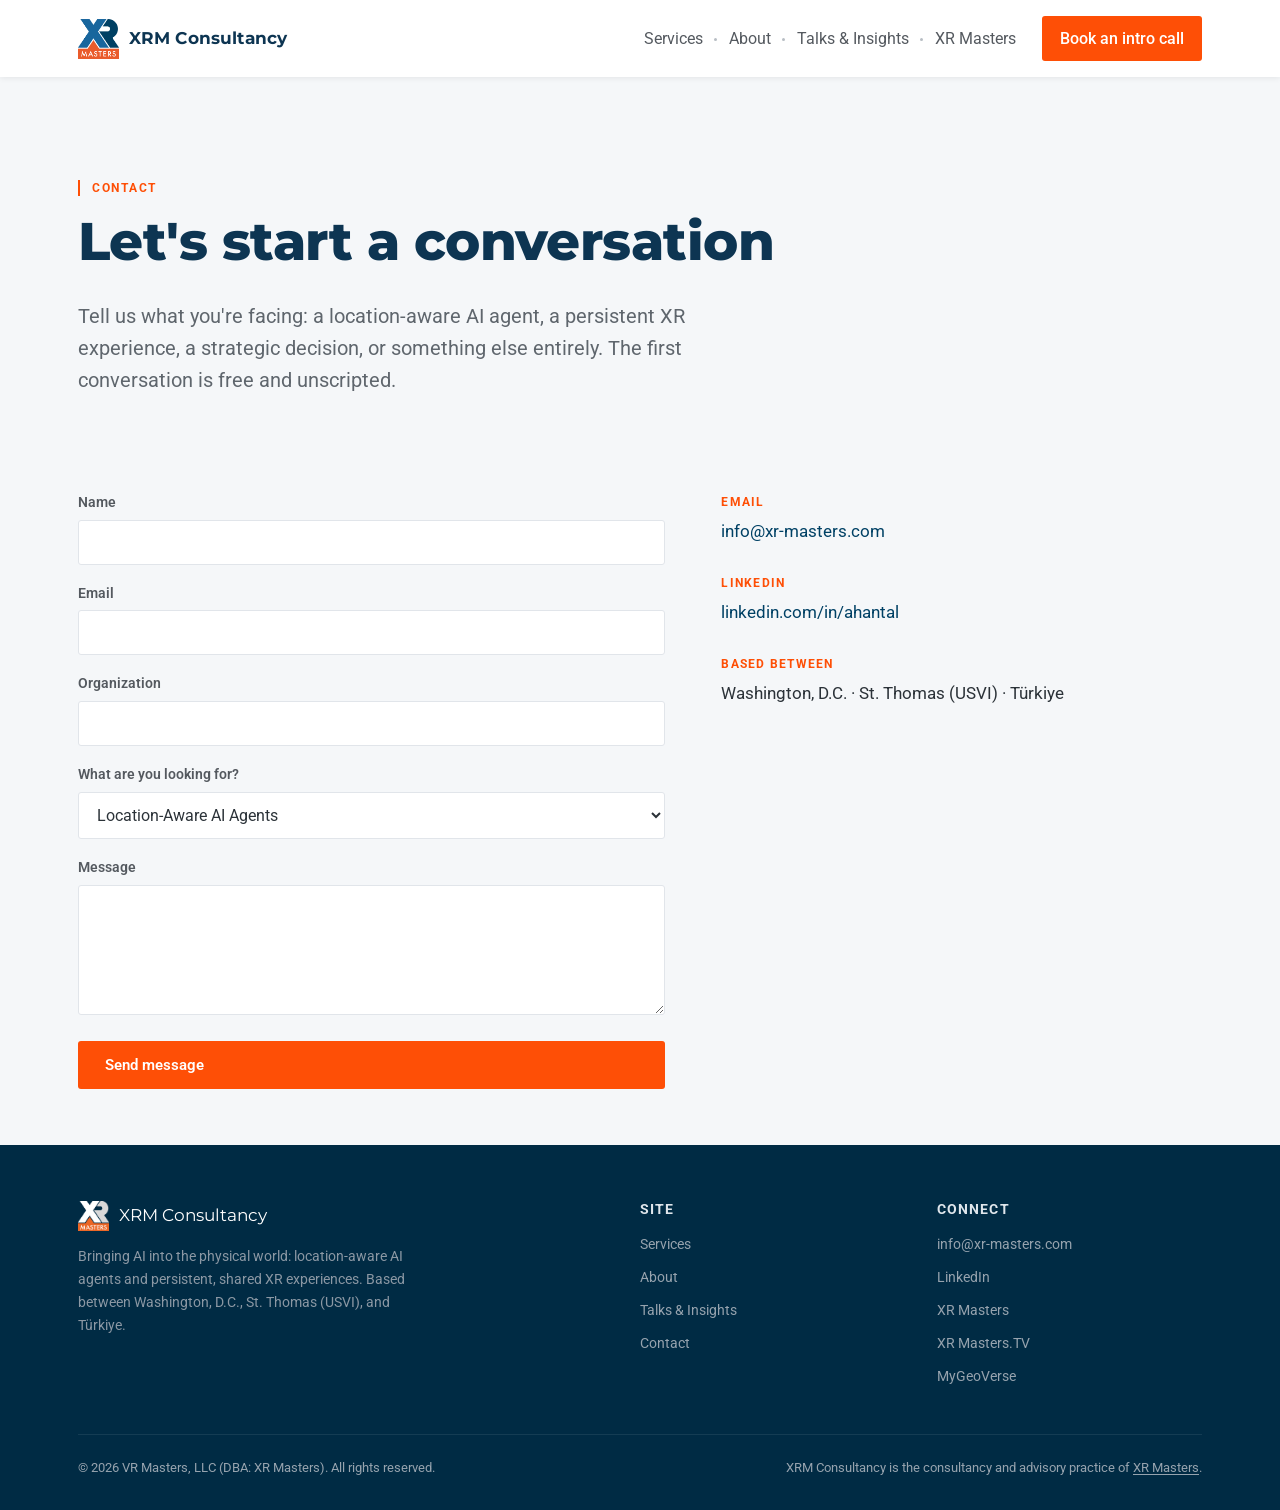
<file: contact.html>
<!doctype html>
<html lang="en">
<head>
<meta charset="UTF-8">
<meta name="viewport" content="width=device-width, initial-scale=1">
<title>Contact | XRM Consultancy</title>
<meta name="description" content="Start a conversation with XRM Consultancy: location-aware AI agents, persistent, shared XR experiences, and Academy & training programs.">
<link rel="icon" href="assets/xrm-logo.png">
<link rel="preconnect" href="https://fonts.googleapis.com">
<link rel="preconnect" href="https://fonts.gstatic.com" crossorigin>
<link href="https://fonts.googleapis.com/css2?family=Montserrat:wght@400;600;700;800&family=Roboto:wght@400;500;700&display=swap" rel="stylesheet">
<link rel="stylesheet" href="css/style.css">
</head>
<body>

<header class="site">
  <div class="nav-row">
    <a class="brand" href="index.html">
      <img src="assets/xrm-logo.png" alt="XRM Consultancy logo">
      <span>XRM Consultancy</span>
    </a>
    <button class="nav-toggle" aria-label="Toggle navigation" aria-expanded="false">
      <span></span><span></span><span></span>
    </button>
    <nav class="primary">
      <a href="services.html">Services</a>
      <a href="about.html">About</a>
      <a href="insights.html">Talks &amp; Insights</a>
      <a href="https://www.xr-masters.com" target="_blank" rel="noopener">XR Masters</a>
      <a class="cta" href="contact.html">Book an intro call</a>
    </nav>
  </div>
</header>

<main>

  <section class="hero" style="padding-bottom:20px;">
    <div class="wrap">
      <span class="eyebrow">Contact</span>
      <h1>Let's start a conversation</h1>
      <p class="lede">Tell us what you're facing: a location-aware AI agent, a persistent XR experience, a strategic decision, or something else entirely. The first conversation is free and unscripted.</p>
    </div>
  </section>

  <section class="tight">
    <div class="wrap">
      <div class="contact-grid">

        <div>
          <form class="contact-form" action="https://api.web3forms.com/submit" method="POST" style="position:relative;">
            <input type="hidden" name="access_key" value="2e1a202c-3078-4072-b973-854428e850f2">
            <input type="hidden" name="subject" value="New inquiry: XRM Consultancy website">
            <input type="hidden" name="from_name" value="XRM Consultancy Website">
            <input class="hp" type="text" name="company" tabindex="-1" autocomplete="off">

            <div>
              <label for="name">Name</label>
              <input type="text" id="name" name="name" required>
            </div>

            <div>
              <label for="email">Email</label>
              <input type="email" id="email" name="email" required>
            </div>

            <div>
              <label for="org">Organization</label>
              <input type="text" id="org" name="org">
            </div>

            <div>
              <label for="looking-for">What are you looking for?</label>
              <select id="looking-for" name="looking-for">
                <option>Location-Aware AI Agents</option>
                <option>Persistent &amp; Shared XR Experiences</option>
                <option>Academy &amp; Training Programs</option>
                <option>Other</option>
              </select>
            </div>

            <div>
              <label for="message">Message</label>
              <textarea id="message" name="message" required></textarea>
            </div>

            <button class="btn btn-primary" type="submit">Send message</button>
            <p class="form-status" style="display:none;color:var(--ink-soft);font-size:0.9rem;margin-top:4px;"></p>
          </form>
        </div>

        <div class="contact-side">
          <div class="item">
            <div class="label">Email</div>
            <a href="mailto:info@xr-masters.com">info@xr-masters.com</a>
          </div>
          <div class="item">
            <div class="label">LinkedIn</div>
            <a href="https://linkedin.com/in/ahantal" target="_blank" rel="noopener">linkedin.com/in/ahantal</a>
          </div>
          <div class="item">
            <div class="label">Based between</div>
            <p style="margin:0;">Washington, D.C. · St. Thomas (USVI) · Türkiye</p>
          </div>
        </div>

      </div>
    </div>
  </section>

</main>

<footer class="site">
  <div class="wrap">
    <div class="foot-grid">
      <div>
        <div class="brand-foot">
          <img src="assets/xrm-logo-footer.png" alt="XRM Consultancy logo">
          <span>XRM Consultancy</span>
        </div>
        <p style="max-width:340px;color:#8b98a4;">Bringing AI into the physical world: location-aware AI agents and persistent, shared XR experiences. Based between Washington, D.C., St. Thomas (USVI), and Türkiye.</p>
      </div>
      <div>
        <h4>Site</h4>
        <ul>
          <li><a href="services.html">Services</a></li>
          <li><a href="about.html">About</a></li>
          <li><a href="insights.html">Talks &amp; Insights</a></li>
          <li><a href="contact.html">Contact</a></li>
        </ul>
      </div>
      <div>
        <h4>Connect</h4>
        <ul>
          <li><a href="mailto:info@xr-masters.com">info@xr-masters.com</a></li>
          <li><a href="https://www.linkedin.com/company/10359983/" target="_blank" rel="noopener">LinkedIn</a></li>
          <li><a href="https://www.xr-masters.com" target="_blank" rel="noopener">XR Masters</a></li>
          <li><a href="https://www.youtube.com/c/XRMasters" target="_blank" rel="noopener">XR Masters.TV</a></li>
          <li><a href="https://www.mygeoverse.com" target="_blank" rel="noopener">MyGeoVerse</a></li>
        </ul>
      </div>
    </div>
    <div class="bottom">
      <span>© 2026 VR Masters, LLC (DBA: XR Masters). All rights reserved.</span>
      <span>XRM Consultancy is the consultancy and advisory practice of <a href="https://www.xr-masters.com" target="_blank" rel="noopener">XR Masters</a>.</span>
    </div>
  </div>
</footer>

<script src="js/main.js"></script>
</body>
</html>
</file>
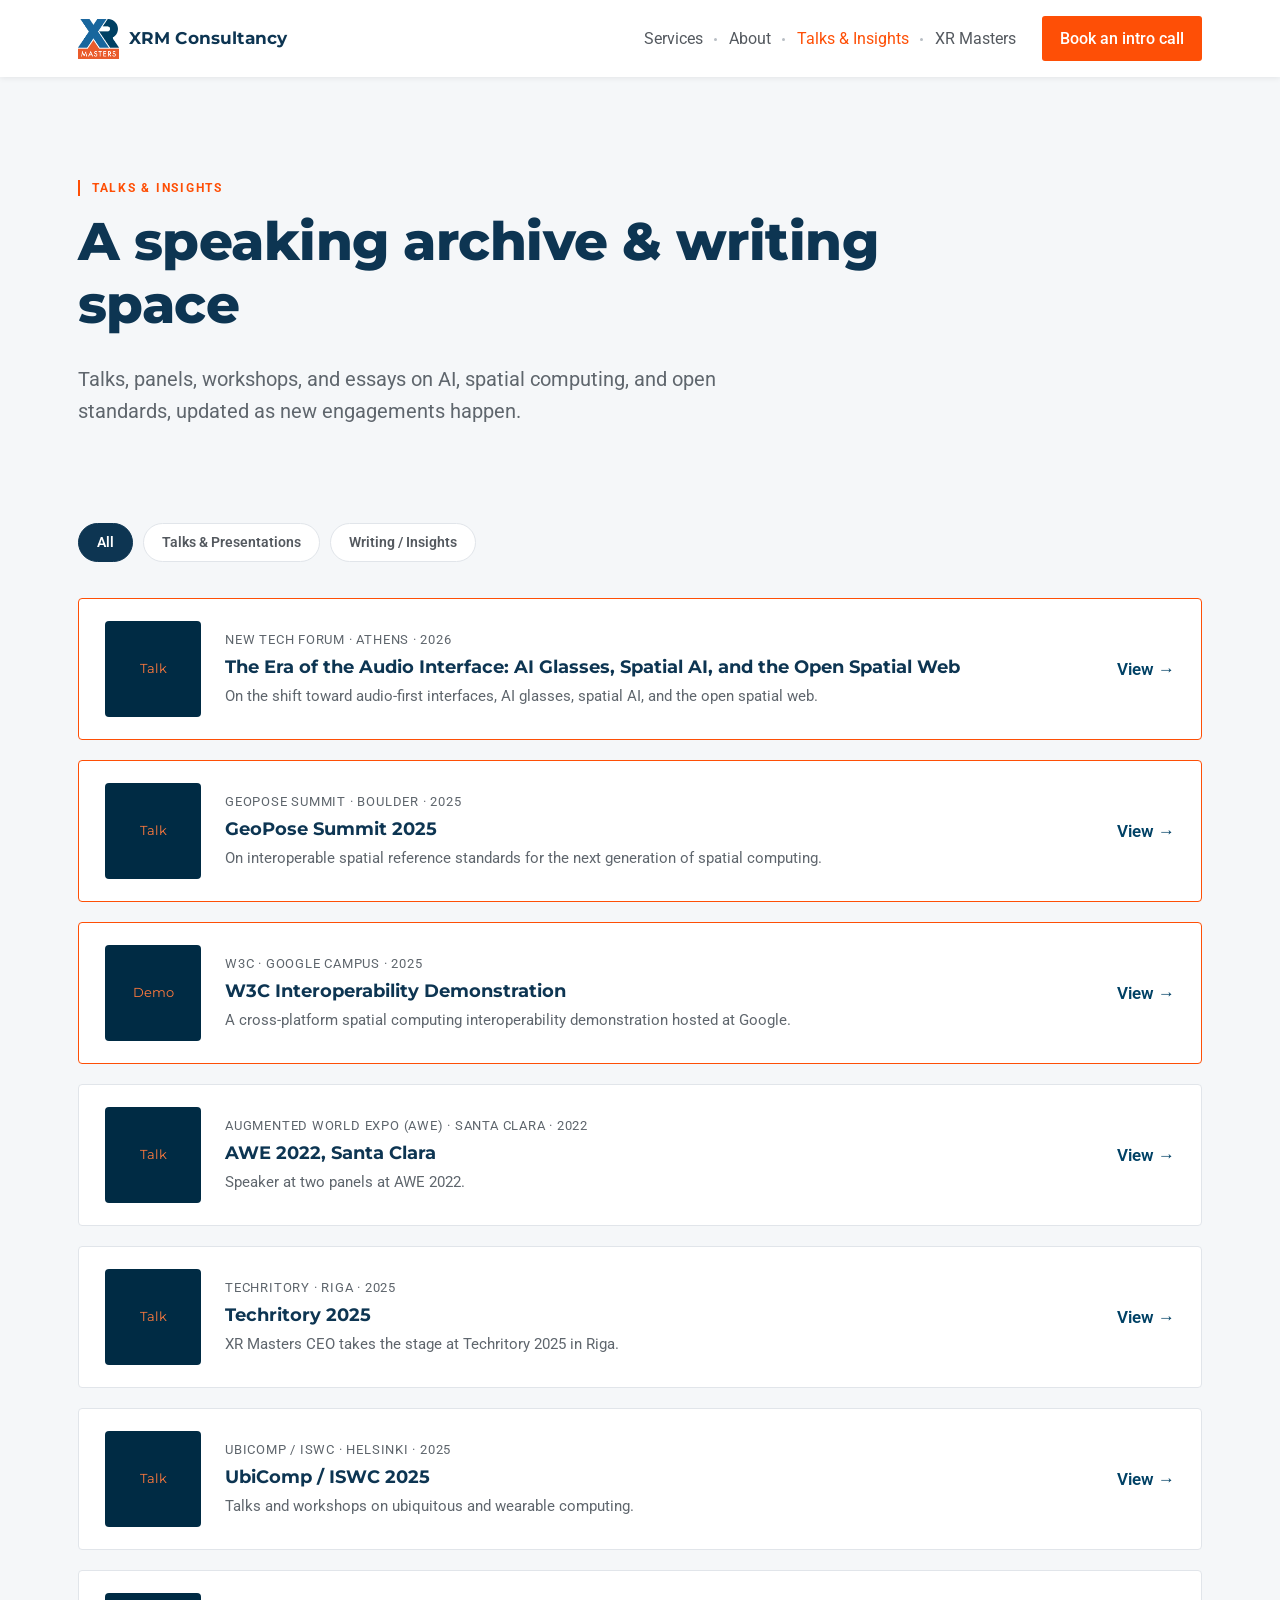
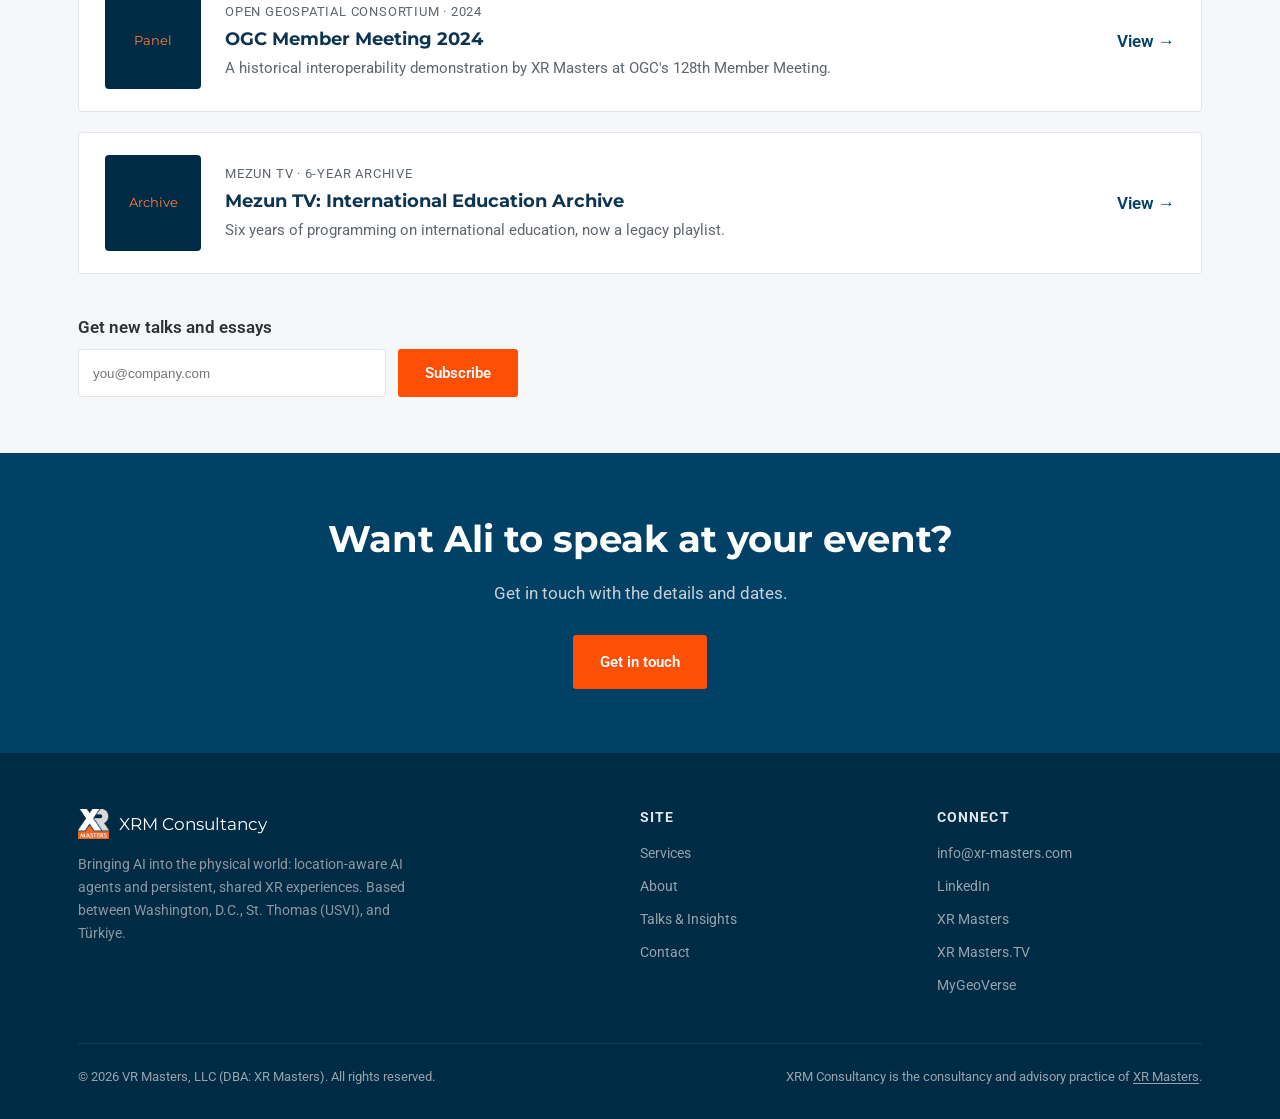
<file: insights.html>
<!doctype html>
<html lang="en">
<head>
<meta charset="UTF-8">
<meta name="viewport" content="width=device-width, initial-scale=1">
<title>Talks & Insights | XRM Consultancy</title>
<meta name="description" content="A speaking archive and writing space: talks, panels, workshops, and essays from Ali C. Hantal on location-aware AI agents, persistent XR, and open standards.">
<link rel="icon" href="assets/xrm-logo.png">
<link rel="preconnect" href="https://fonts.googleapis.com">
<link rel="preconnect" href="https://fonts.gstatic.com" crossorigin>
<link href="https://fonts.googleapis.com/css2?family=Montserrat:wght@400;600;700;800&family=Roboto:wght@400;500;700&display=swap" rel="stylesheet">
<link rel="stylesheet" href="css/style.css">
</head>
<body>

<header class="site">
  <div class="nav-row">
    <a class="brand" href="index.html">
      <img src="assets/xrm-logo.png" alt="XRM Consultancy logo">
      <span>XRM Consultancy</span>
    </a>
    <button class="nav-toggle" aria-label="Toggle navigation" aria-expanded="false">
      <span></span><span></span><span></span>
    </button>
    <nav class="primary">
      <a href="services.html">Services</a>
      <a href="about.html">About</a>
      <a href="insights.html" class="current">Talks &amp; Insights</a>
      <a href="https://www.xr-masters.com" target="_blank" rel="noopener">XR Masters</a>
      <a class="cta" href="contact.html">Book an intro call</a>
    </nav>
  </div>
</header>

<main>

  <section class="hero" style="padding-bottom:20px;">
    <div class="wrap">
      <span class="eyebrow">Talks &amp; Insights</span>
      <h1>A speaking archive &amp; writing space</h1>
      <p class="lede">Talks, panels, workshops, and essays on AI, spatial computing, and open standards, updated as new engagements happen.</p>
    </div>
  </section>

  <section class="tight">
    <div class="wrap">

      <div class="filter-tabs">
        <button class="active" data-filter="all">All</button>
        <button data-filter="talks">Talks &amp; Presentations</button>
        <button data-filter="writing">Writing / Insights</button>
      </div>

      <div class="talk-list">

        <div class="talk-card pinned" data-category="talks">
          <div class="kind">Talk</div>
          <div>
            <div class="meta">New Tech Forum · Athens · 2026</div>
            <h3>The Era of the Audio Interface: AI Glasses, Spatial AI, and the Open Spatial Web</h3>
            <p>On the shift toward audio-first interfaces, AI glasses, spatial AI, and the open spatial web.</p>
          </div>
          <a class="go" href="https://www.xr-masters.com/the-era-of-the-audio-interface-ai-glasses-spatial-ai-and-the-open-spatial-web/" target="_blank" rel="noopener">View →</a>
        </div>

        <div class="talk-card pinned" data-category="talks">
          <div class="kind">Talk</div>
          <div>
            <div class="meta">GeoPose Summit · Boulder · 2025</div>
            <h3>GeoPose Summit 2025</h3>
            <p>On interoperable spatial reference standards for the next generation of spatial computing.</p>
          </div>
          <a class="go" href="https://www.xr-masters.com/geopose-summit-2025/" target="_blank" rel="noopener">View →</a>
        </div>

        <div class="talk-card pinned" data-category="talks">
          <div class="kind">Demo</div>
          <div>
            <div class="meta">W3C · Google campus · 2025</div>
            <h3>W3C Interoperability Demonstration</h3>
            <p>A cross-platform spatial computing interoperability demonstration hosted at Google.</p>
          </div>
          <a class="go" href="https://www.xr-masters.com/historical-interoperability-demo-at-google-campuses-during-w3c-immersive-web-meeting/" target="_blank" rel="noopener">View →</a>
        </div>

        <div class="talk-card" data-category="talks">
          <div class="kind">Talk</div>
          <div>
            <div class="meta">Augmented World Expo (AWE) · Santa Clara · 2022</div>
            <h3>AWE 2022, Santa Clara</h3>
            <p>Speaker at two panels at AWE 2022.</p>
          </div>
          <a class="go" href="https://www.xr-masters.com/ali-c-hantal-was-a-speaker-at-two-panels-at-awe-2022/" target="_blank" rel="noopener">View →</a>
        </div>

        <div class="talk-card" data-category="talks">
          <div class="kind">Talk</div>
          <div>
            <div class="meta">Techritory · Riga · 2025</div>
            <h3>Techritory 2025</h3>
            <p>XR Masters CEO takes the stage at Techritory 2025 in Riga.</p>
          </div>
          <a class="go" href="https://www.xr-masters.com/xr-masters-ceo-takes-the-stage-at-techritory-2025-in-riga/" target="_blank" rel="noopener">View →</a>
        </div>

        <div class="talk-card" data-category="talks">
          <div class="kind">Talk</div>
          <div>
            <div class="meta">UbiComp / ISWC · Helsinki · 2025</div>
            <h3>UbiComp / ISWC 2025</h3>
            <p>Talks and workshops on ubiquitous and wearable computing.</p>
          </div>
          <a class="go" href="https://www.xr-masters.com/ubicomp-iswc-2025/" target="_blank" rel="noopener">View →</a>
        </div>

        <div class="talk-card" data-category="talks">
          <div class="kind">Panel</div>
          <div>
            <div class="meta">Open Geospatial Consortium · 2024</div>
            <h3>OGC Member Meeting 2024</h3>
            <p>A historical interoperability demonstration by XR Masters at OGC's 128th Member Meeting.</p>
          </div>
          <a class="go" href="https://www.xr-masters.com/historical-interoperability-demo-by-xr-masters-at-ogcs-128th-member-meeting/" target="_blank" rel="noopener">View →</a>
        </div>

        <div class="talk-card" data-category="writing">
          <div class="kind">Archive</div>
          <div>
            <div class="meta">Mezun TV · 6-year archive</div>
            <h3>Mezun TV: International Education Archive</h3>
            <p>Six years of programming on international education, now a legacy playlist.</p>
          </div>
          <a class="go" href="https://www.youtube.com/watch?v=LAt1drPVkcs&list=PLhyFAq_LZy3SZSBhRXk3w-vTRzpu19Kd8" target="_blank" rel="noopener">View →</a>
        </div>

      </div>

      <div style="margin-top:40px;">
        <label style="display:block;font-weight:600;margin-bottom:8px;" for="newsletter-email">Get new talks and essays</label>
        <form class="newsletter-form" action="https://api.web3forms.com/submit" method="POST" style="display:flex;gap:12px;max-width:440px;flex-wrap:wrap;">
          <input type="hidden" name="access_key" value="2e1a202c-3078-4072-b973-854428e850f2">
          <input type="hidden" name="subject" value="New newsletter signup: XRM Consultancy website">
          <input type="hidden" name="from_name" value="XRM Consultancy Website">
          <input class="hp" type="text" name="company" tabindex="-1" autocomplete="off">
          <input type="email" id="newsletter-email" name="email" placeholder="you@company.com" required style="flex:1;min-width:220px;padding:12px 14px;border:1px solid var(--line);border-radius:3px;">
          <button class="btn btn-primary" type="submit">Subscribe</button>
        </form>
        <p class="newsletter-status" style="display:none;font-size:0.85rem;color:var(--ink-soft);margin-top:8px;"></p>
      </div>

    </div>
  </section>

  <section class="cta-band">
    <div class="wrap">
      <h2>Want Ali to speak at your event?</h2>
      <p>Get in touch with the details and dates.</p>
      <a class="btn btn-primary" href="contact.html">Get in touch</a>
    </div>
  </section>

</main>

<footer class="site">
  <div class="wrap">
    <div class="foot-grid">
      <div>
        <div class="brand-foot">
          <img src="assets/xrm-logo-footer.png" alt="XRM Consultancy logo">
          <span>XRM Consultancy</span>
        </div>
        <p style="max-width:340px;color:#8b98a4;">Bringing AI into the physical world: location-aware AI agents and persistent, shared XR experiences. Based between Washington, D.C., St. Thomas (USVI), and Türkiye.</p>
      </div>
      <div>
        <h4>Site</h4>
        <ul>
          <li><a href="services.html">Services</a></li>
          <li><a href="about.html">About</a></li>
          <li><a href="insights.html">Talks &amp; Insights</a></li>
          <li><a href="contact.html">Contact</a></li>
        </ul>
      </div>
      <div>
        <h4>Connect</h4>
        <ul>
          <li><a href="mailto:info@xr-masters.com">info@xr-masters.com</a></li>
          <li><a href="https://www.linkedin.com/company/10359983/" target="_blank" rel="noopener">LinkedIn</a></li>
          <li><a href="https://www.xr-masters.com" target="_blank" rel="noopener">XR Masters</a></li>
          <li><a href="https://www.youtube.com/c/XRMasters" target="_blank" rel="noopener">XR Masters.TV</a></li>
          <li><a href="https://www.mygeoverse.com" target="_blank" rel="noopener">MyGeoVerse</a></li>
        </ul>
      </div>
    </div>
    <div class="bottom">
      <span>© 2026 VR Masters, LLC (DBA: XR Masters). All rights reserved.</span>
      <span>XRM Consultancy is the consultancy and advisory practice of <a href="https://www.xr-masters.com" target="_blank" rel="noopener">XR Masters</a>.</span>
    </div>
  </div>
</footer>

<script src="js/main.js"></script>
</body>
</html>
</file>
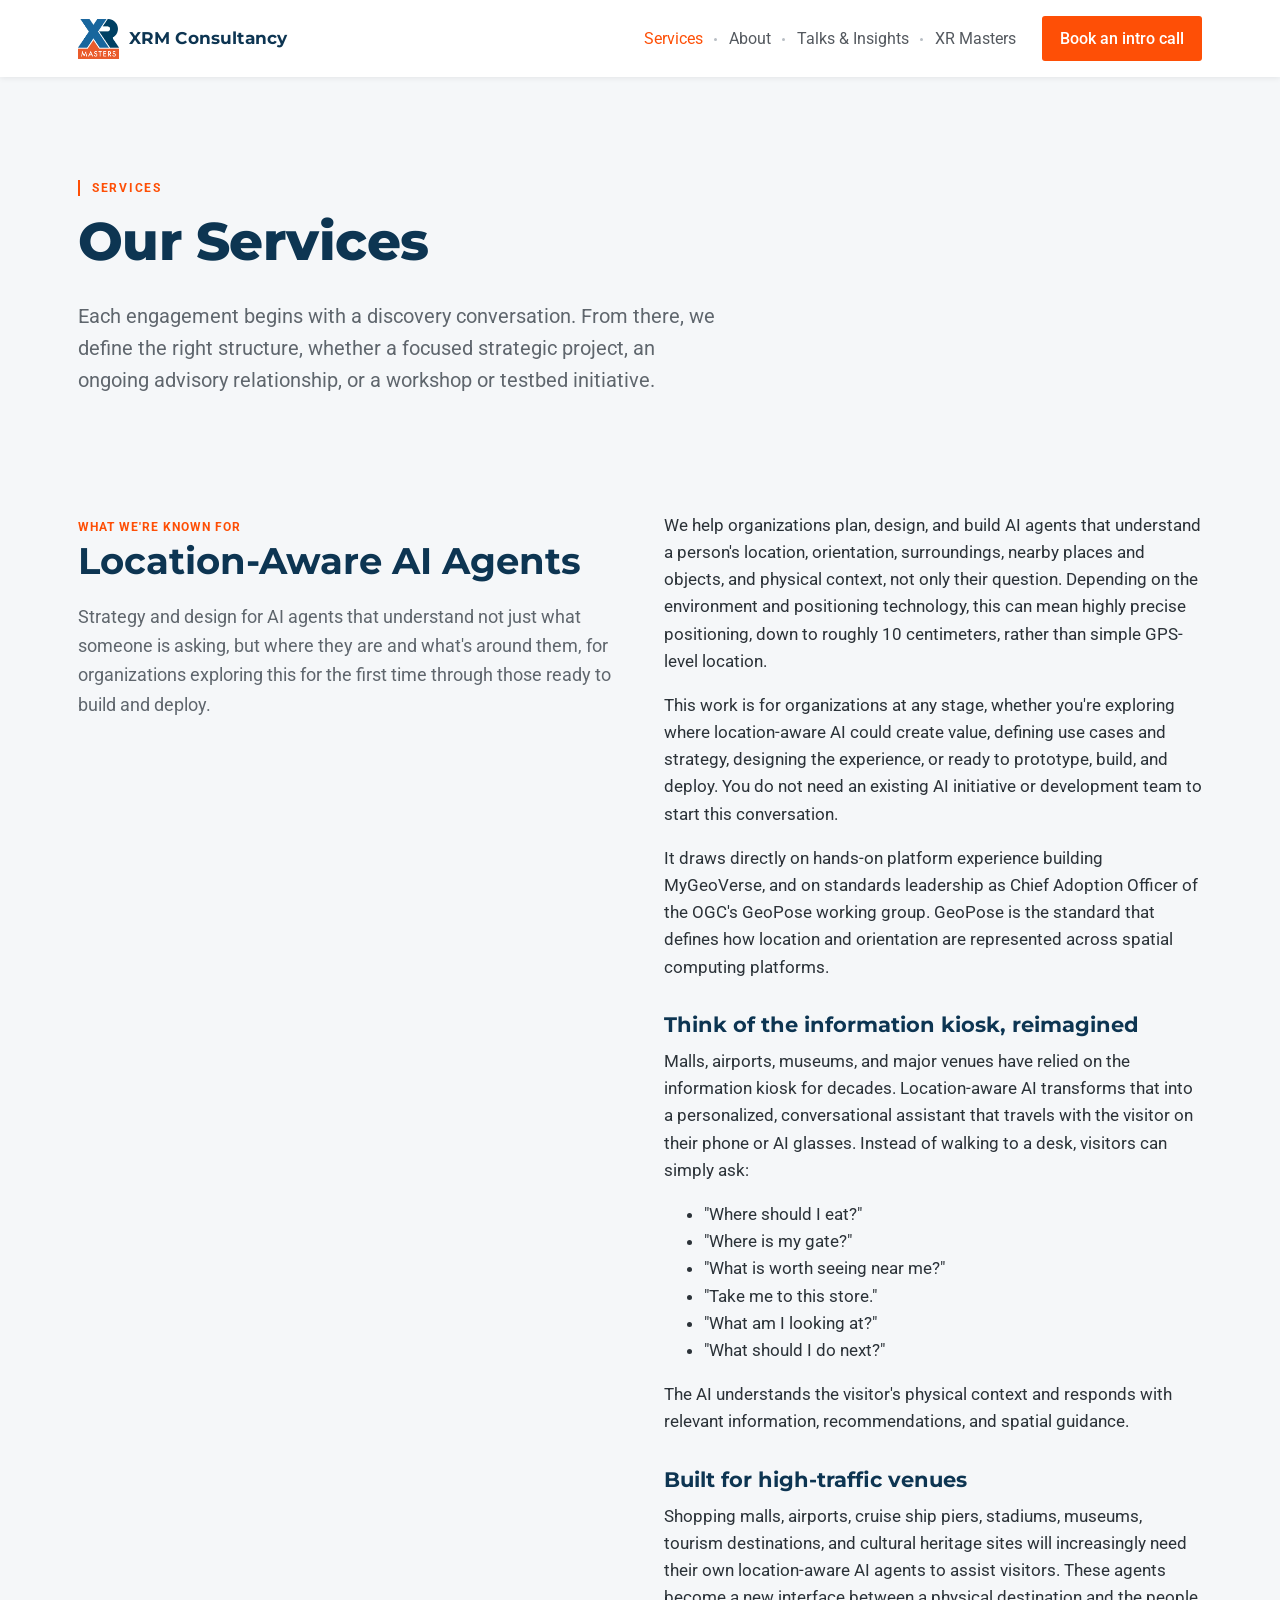
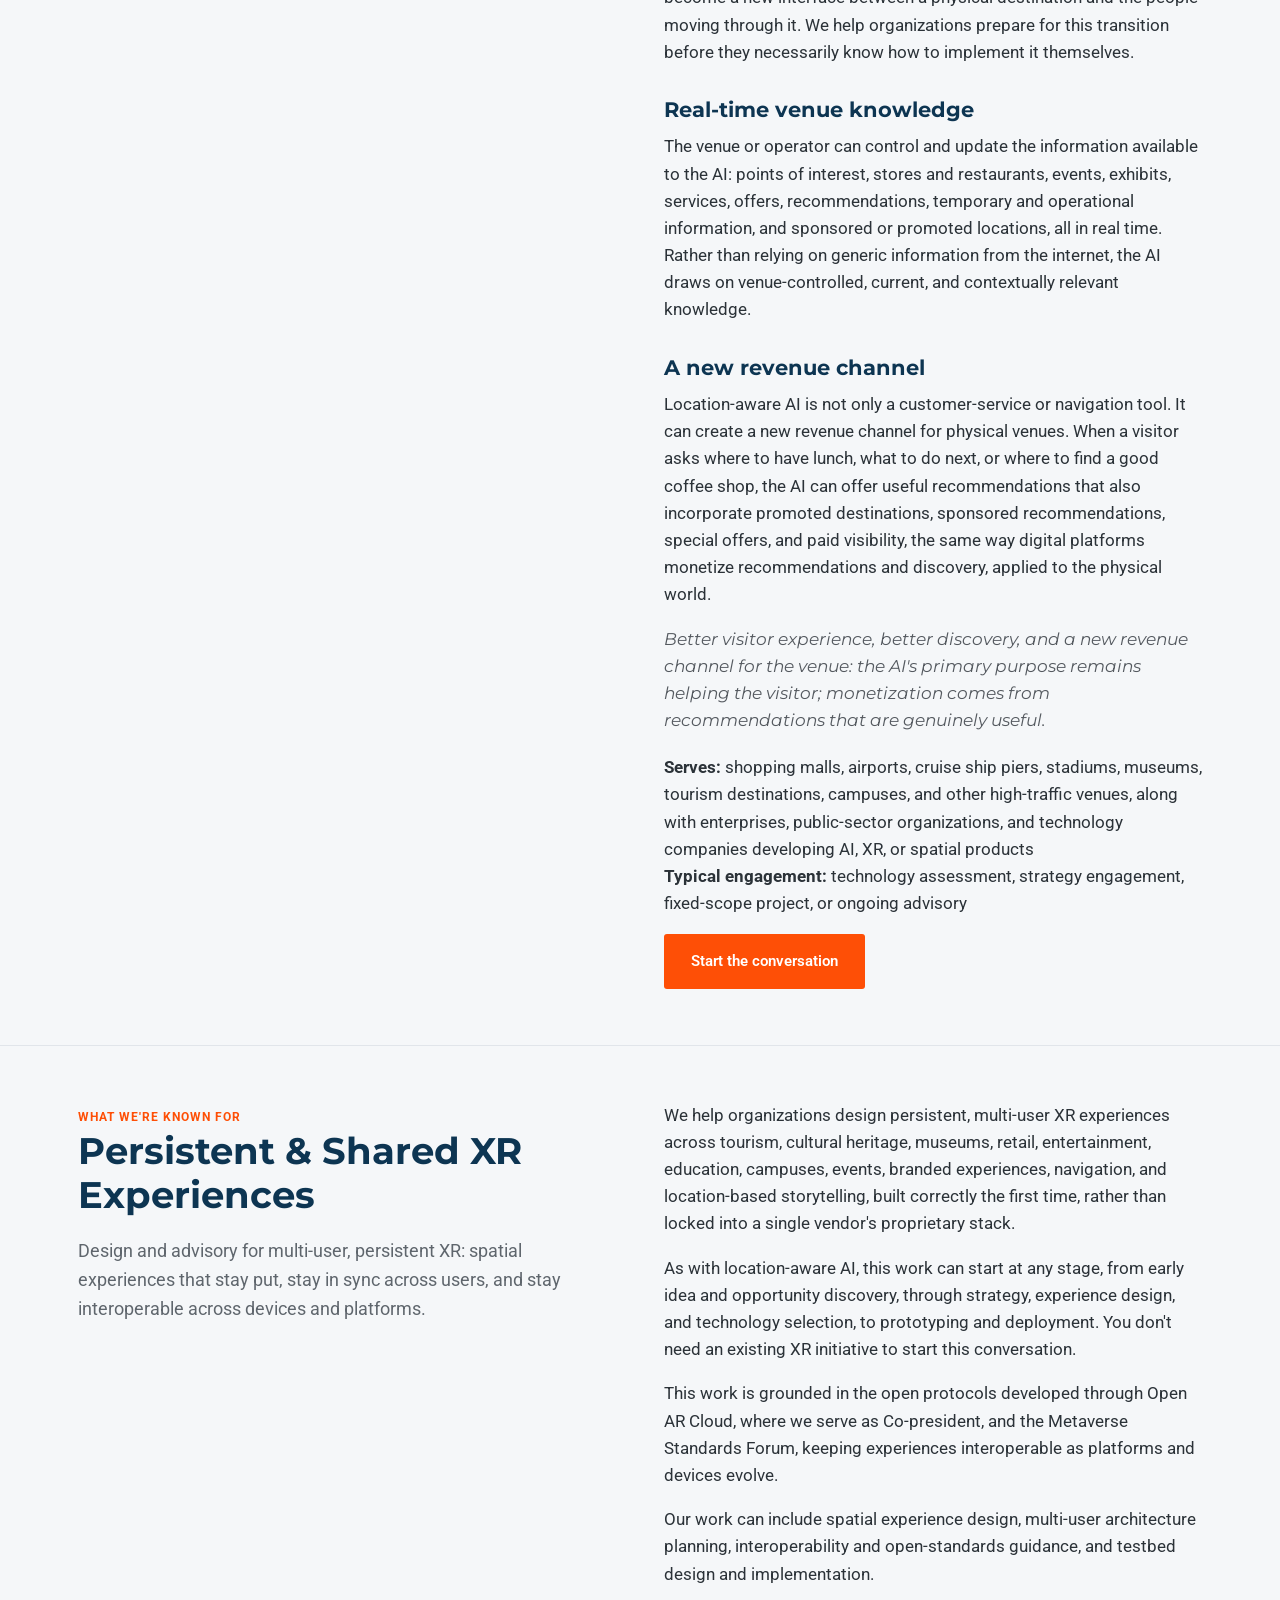
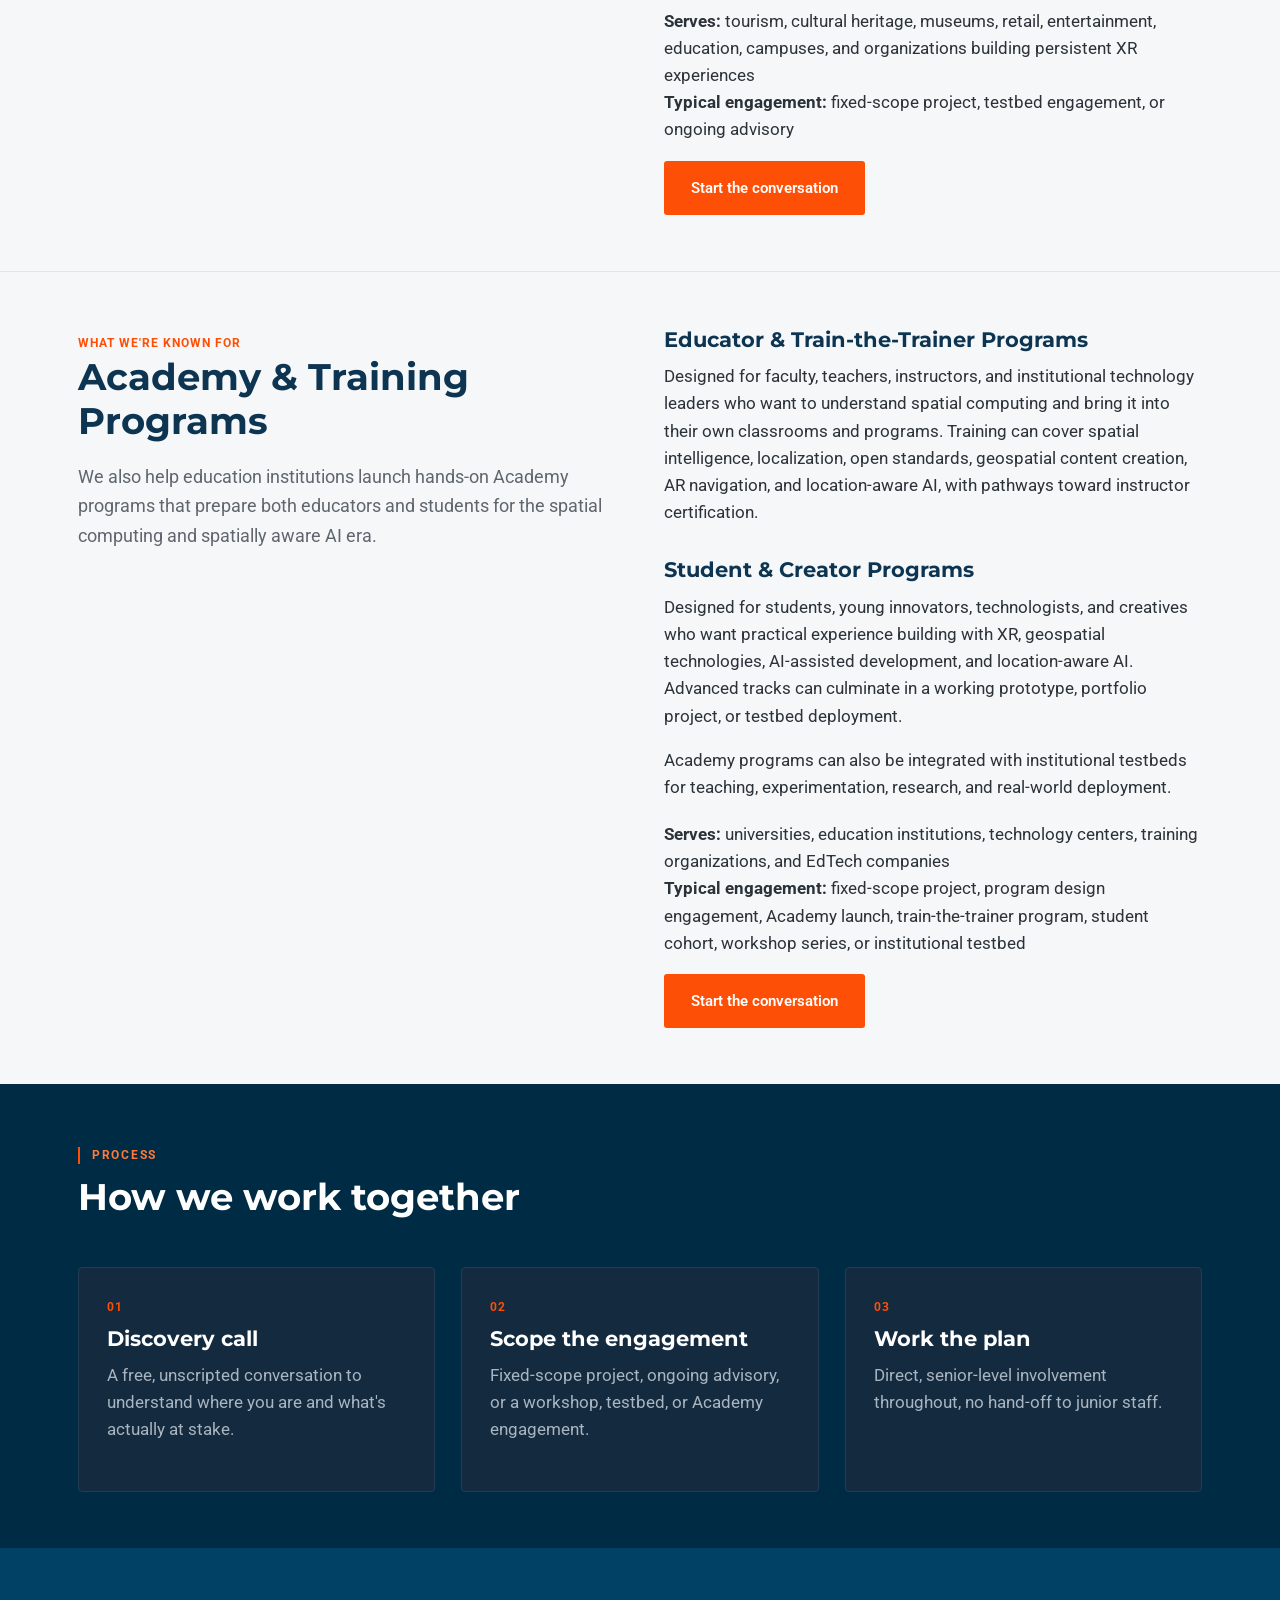
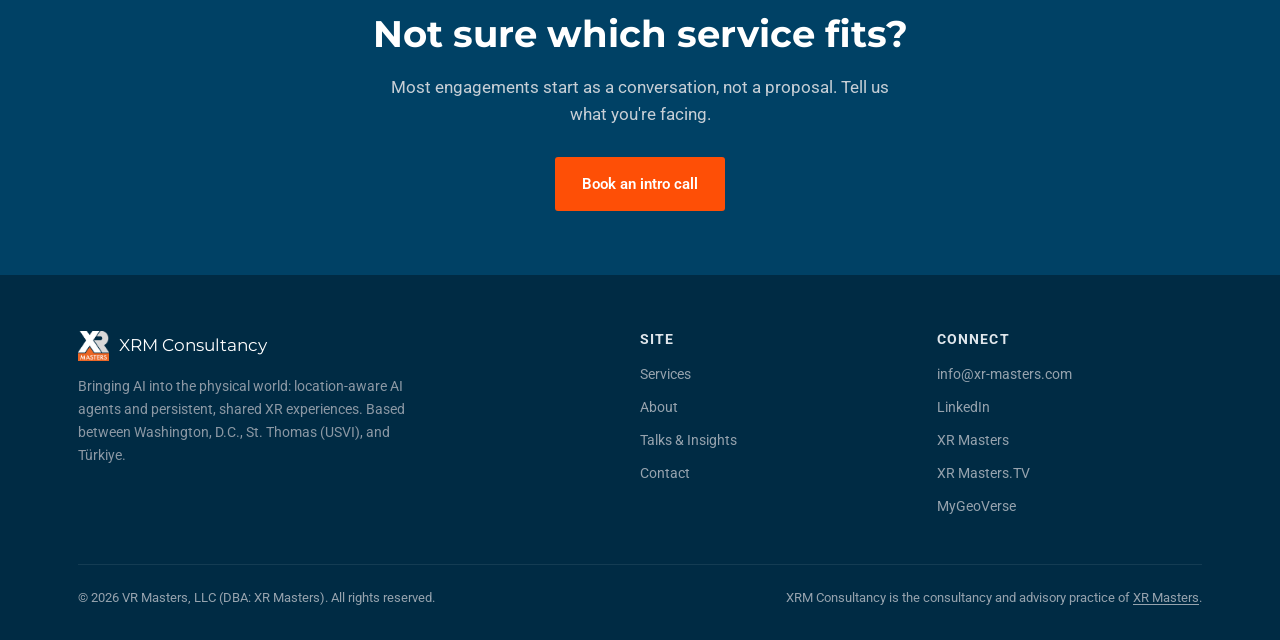
<file: services.html>
<!doctype html>
<html lang="en">
<head>
<meta charset="UTF-8">
<meta name="viewport" content="width=device-width, initial-scale=1">
<title>Services | XRM Consultancy</title>
<meta name="description" content="Location-aware AI agents, persistent, shared XR experiences, and Academy & training programs for organizations preparing for spatially aware AI and spatial computing.">
<link rel="icon" href="assets/xrm-logo.png">
<link rel="preconnect" href="https://fonts.googleapis.com">
<link rel="preconnect" href="https://fonts.gstatic.com" crossorigin>
<link href="https://fonts.googleapis.com/css2?family=Montserrat:wght@400;600;700;800&family=Roboto:wght@400;500;700&display=swap" rel="stylesheet">
<link rel="stylesheet" href="css/style.css">
</head>
<body>

<header class="site">
  <div class="nav-row">
    <a class="brand" href="index.html">
      <img src="assets/xrm-logo.png" alt="XRM Consultancy logo">
      <span>XRM Consultancy</span>
    </a>
    <button class="nav-toggle" aria-label="Toggle navigation" aria-expanded="false">
      <span></span><span></span><span></span>
    </button>
    <nav class="primary">
      <a href="services.html" class="current">Services</a>
      <a href="about.html">About</a>
      <a href="insights.html">Talks &amp; Insights</a>
      <a href="https://www.xr-masters.com" target="_blank" rel="noopener">XR Masters</a>
      <a class="cta" href="contact.html">Book an intro call</a>
    </nav>
  </div>
</header>

<main>

  <section class="hero" style="padding-bottom:40px;">
    <div class="wrap">
      <span class="eyebrow">Services</span>
      <h1>Our Services</h1>
      <p class="lede">Each engagement begins with a discovery conversation. From there, we define the right structure, whether a focused strategic project, an ongoing advisory relationship, or a workshop or testbed initiative.</p>
    </div>
  </section>

  <!-- Primary 1: Location-Aware AI Agents -->
  <section id="location-aware-ai" class="tight">
    <div class="wrap">
      <div class="two-col">
        <div>
          <span class="tag" style="color:var(--gold);font-size:0.78rem;letter-spacing:0.08em;text-transform:uppercase;font-weight:700;">What we're known for</span>
          <h2>Location-Aware AI Agents</h2>
          <p class="lede">Strategy and design for AI agents that understand not just what someone is asking, but where they are and what's around them, for organizations exploring this for the first time through those ready to build and deploy.</p>
        </div>
        <div>
          <p>We help organizations plan, design, and build AI agents that understand a person's location, orientation, surroundings, nearby places and objects, and physical context, not only their question. Depending on the environment and positioning technology, this can mean highly precise positioning, down to roughly 10 centimeters, rather than simple GPS-level location.</p>
          <p>This work is for organizations at any stage, whether you're exploring where location-aware AI could create value, defining use cases and strategy, designing the experience, or ready to prototype, build, and deploy. You do not need an existing AI initiative or development team to start this conversation.</p>
          <p>It draws directly on hands-on platform experience building MyGeoVerse, and on standards leadership as Chief Adoption Officer of the OGC's GeoPose working group. GeoPose is the standard that defines how location and orientation are represented across spatial computing platforms.</p>

          <h3 style="margin-top:32px;">Think of the information kiosk, reimagined</h3>
          <p>Malls, airports, museums, and major venues have relied on the information kiosk for decades. Location-aware AI transforms that into a personalized, conversational assistant that travels with the visitor on their phone or AI glasses. Instead of walking to a desk, visitors can simply ask:</p>
          <ul>
            <li>"Where should I eat?"</li>
            <li>"Where is my gate?"</li>
            <li>"What is worth seeing near me?"</li>
            <li>"Take me to this store."</li>
            <li>"What am I looking at?"</li>
            <li>"What should I do next?"</li>
          </ul>
          <p>The AI understands the visitor's physical context and responds with relevant information, recommendations, and spatial guidance.</p>

          <h3 style="margin-top:32px;">Built for high-traffic venues</h3>
          <p>Shopping malls, airports, cruise ship piers, stadiums, museums, tourism destinations, and cultural heritage sites will increasingly need their own location-aware AI agents to assist visitors. These agents become a new interface between a physical destination and the people moving through it. We help organizations prepare for this transition before they necessarily know how to implement it themselves.</p>

          <h3 style="margin-top:32px;">Real-time venue knowledge</h3>
          <p>The venue or operator can control and update the information available to the AI: points of interest, stores and restaurants, events, exhibits, services, offers, recommendations, temporary and operational information, and sponsored or promoted locations, all in real time. Rather than relying on generic information from the internet, the AI draws on venue-controlled, current, and contextually relevant knowledge.</p>

          <h3 style="margin-top:32px;">A new revenue channel</h3>
          <p>Location-aware AI is not only a customer-service or navigation tool. It can create a new revenue channel for physical venues. When a visitor asks where to have lunch, what to do next, or where to find a good coffee shop, the AI can offer useful recommendations that also incorporate promoted destinations, sponsored recommendations, special offers, and paid visibility, the same way digital platforms monetize recommendations and discovery, applied to the physical world.</p>
          <p style="font-family:var(--font-head);font-style:italic;color:var(--ink-soft);">Better visitor experience, better discovery, and a new revenue channel for the venue: the AI's primary purpose remains helping the visitor; monetization comes from recommendations that are genuinely useful.</p>

          <p style="margin-top:20px;"><strong>Serves:</strong> shopping malls, airports, cruise ship piers, stadiums, museums, tourism destinations, campuses, and other high-traffic venues, along with enterprises, public-sector organizations, and technology companies developing AI, XR, or spatial products<br><strong>Typical engagement:</strong> technology assessment, strategy engagement, fixed-scope project, or ongoing advisory</p>
          <a class="btn btn-primary" href="contact.html">Start the conversation</a>
        </div>
      </div>
    </div>
  </section>

  <hr class="divider">

  <!-- Primary 2: Persistent & Shared XR Experiences -->
  <section id="persistent-xr" class="tight">
    <div class="wrap">
      <div class="two-col">
        <div>
          <span class="tag" style="color:var(--gold);font-size:0.78rem;letter-spacing:0.08em;text-transform:uppercase;font-weight:700;">What we're known for</span>
          <h2>Persistent &amp; Shared XR Experiences</h2>
          <p class="lede">Design and advisory for multi-user, persistent XR: spatial experiences that stay put, stay in sync across users, and stay interoperable across devices and platforms.</p>
        </div>
        <div>
          <p>We help organizations design persistent, multi-user XR experiences across tourism, cultural heritage, museums, retail, entertainment, education, campuses, events, branded experiences, navigation, and location-based storytelling, built correctly the first time, rather than locked into a single vendor's proprietary stack.</p>
          <p>As with location-aware AI, this work can start at any stage, from early idea and opportunity discovery, through strategy, experience design, and technology selection, to prototyping and deployment. You don't need an existing XR initiative to start this conversation.</p>
          <p>This work is grounded in the open protocols developed through Open AR Cloud, where we serve as Co-president, and the Metaverse Standards Forum, keeping experiences interoperable as platforms and devices evolve.</p>
          <p>Our work can include spatial experience design, multi-user architecture planning, interoperability and open-standards guidance, and testbed design and implementation.</p>
          <p style="margin-top:20px;"><strong>Serves:</strong> tourism, cultural heritage, museums, retail, entertainment, education, campuses, and organizations building persistent XR experiences<br><strong>Typical engagement:</strong> fixed-scope project, testbed engagement, or ongoing advisory</p>
          <a class="btn btn-primary" href="contact.html">Start the conversation</a>
        </div>
      </div>
    </div>
  </section>

  <hr class="divider">

  <!-- Primary 3: Academy & Training Programs -->
  <section id="academy-training" class="tight">
    <div class="wrap">
      <div class="two-col">
        <div>
          <span class="tag" style="color:var(--gold);font-size:0.78rem;letter-spacing:0.08em;text-transform:uppercase;font-weight:700;">What we're known for</span>
          <h2>Academy &amp; Training Programs</h2>
          <p class="lede">We also help education institutions launch hands-on Academy programs that prepare both educators and students for the spatial computing and spatially aware AI era.</p>
        </div>
        <div>
          <h3 style="margin-top:0;">Educator &amp; Train-the-Trainer Programs</h3>
          <p>Designed for faculty, teachers, instructors, and institutional technology leaders who want to understand spatial computing and bring it into their own classrooms and programs. Training can cover spatial intelligence, localization, open standards, geospatial content creation, AR navigation, and location-aware AI, with pathways toward instructor certification.</p>

          <h3 style="margin-top:32px;">Student &amp; Creator Programs</h3>
          <p>Designed for students, young innovators, technologists, and creatives who want practical experience building with XR, geospatial technologies, AI-assisted development, and location-aware AI. Advanced tracks can culminate in a working prototype, portfolio project, or testbed deployment.</p>

          <p>Academy programs can also be integrated with institutional testbeds for teaching, experimentation, research, and real-world deployment.</p>

          <p style="margin-top:20px;"><strong>Serves:</strong> universities, education institutions, technology centers, training organizations, and EdTech companies<br><strong>Typical engagement:</strong> fixed-scope project, program design engagement, Academy launch, train-the-trainer program, student cohort, workshop series, or institutional testbed</p>
          <a class="btn btn-primary" href="contact.html">Start the conversation</a>
        </div>
      </div>
    </div>
  </section>

  <!-- How we work -->
  <section class="band-dark tight">
    <div class="wrap">
      <div class="section-head">
        <span class="eyebrow">Process</span>
        <h2>How we work together</h2>
      </div>
      <div class="grid cols-3">
        <div class="card" style="background:#132a3f;border-color:#233c52;">
          <span class="tag">01</span>
          <h3 style="color:#fff;">Discovery call</h3>
          <p style="color:#a9b5c0;">A free, unscripted conversation to understand where you are and what's actually at stake.</p>
        </div>
        <div class="card" style="background:#132a3f;border-color:#233c52;">
          <span class="tag">02</span>
          <h3 style="color:#fff;">Scope the engagement</h3>
          <p style="color:#a9b5c0;">Fixed-scope project, ongoing advisory, or a workshop, testbed, or Academy engagement.</p>
        </div>
        <div class="card" style="background:#132a3f;border-color:#233c52;">
          <span class="tag">03</span>
          <h3 style="color:#fff;">Work the plan</h3>
          <p style="color:#a9b5c0;">Direct, senior-level involvement throughout, no hand-off to junior staff.</p>
        </div>
      </div>
    </div>
  </section>

  <section class="cta-band">
    <div class="wrap">
      <h2>Not sure which service fits?</h2>
      <p>Most engagements start as a conversation, not a proposal. Tell us what you're facing.</p>
      <a class="btn btn-primary" href="contact.html">Book an intro call</a>
    </div>
  </section>

</main>

<footer class="site">
  <div class="wrap">
    <div class="foot-grid">
      <div>
        <div class="brand-foot">
          <img src="assets/xrm-logo-footer.png" alt="XRM Consultancy logo">
          <span>XRM Consultancy</span>
        </div>
        <p style="max-width:340px;color:#8b98a4;">Bringing AI into the physical world: location-aware AI agents and persistent, shared XR experiences. Based between Washington, D.C., St. Thomas (USVI), and Türkiye.</p>
      </div>
      <div>
        <h4>Site</h4>
        <ul>
          <li><a href="services.html">Services</a></li>
          <li><a href="about.html">About</a></li>
          <li><a href="insights.html">Talks &amp; Insights</a></li>
          <li><a href="contact.html">Contact</a></li>
        </ul>
      </div>
      <div>
        <h4>Connect</h4>
        <ul>
          <li><a href="mailto:info@xr-masters.com">info@xr-masters.com</a></li>
          <li><a href="https://www.linkedin.com/company/10359983/" target="_blank" rel="noopener">LinkedIn</a></li>
          <li><a href="https://www.xr-masters.com" target="_blank" rel="noopener">XR Masters</a></li>
          <li><a href="https://www.youtube.com/c/XRMasters" target="_blank" rel="noopener">XR Masters.TV</a></li>
          <li><a href="https://www.mygeoverse.com" target="_blank" rel="noopener">MyGeoVerse</a></li>
        </ul>
      </div>
    </div>
    <div class="bottom">
      <span>© 2026 VR Masters, LLC (DBA: XR Masters). All rights reserved.</span>
      <span>XRM Consultancy is the consultancy and advisory practice of <a href="https://www.xr-masters.com" target="_blank" rel="noopener">XR Masters</a>.</span>
    </div>
  </div>
</footer>

<script src="js/main.js"></script>
</body>
</html>
</file>
<file: css/style.css>
/* ============================================================
   XRM Consultancy: shared stylesheet
   ============================================================ */

:root {
  /* XR Masters palette (re-skin 2026-09-27; token names kept from the original design) */
  --ink: #0d3552;         /* headings, dark navy */
  --ink-soft: #54595f;    /* XR Masters grey */
  --teal: #004165;        /* XR Masters blue */
  --teal-deep: #002b44;   /* dark bands, footer */
  --gold: #fe4f06;        /* XR Masters orange (accent) */
  --gold-bright: #ff7a3d; /* orange on dark backgrounds */
  --paper: #f5f7f9;       /* light grey ground */
  --paper-raised: #ffffff;
  --line: #e1e5ea;
  --text: #2b3238;
  --text-muted: #5f666d;
  --max: 1180px;

  --font-head: "Montserrat", "Helvetica Neue", Arial, sans-serif;
  --font-body: "Roboto", -apple-system, BlinkMacSystemFont, "Segoe UI", sans-serif;
}

* { box-sizing: border-box; }
html { scroll-behavior: smooth; }

body {
  margin: 0;
  background: var(--paper);
  color: var(--text);
  font-family: var(--font-body);
  font-size: 17px;
  line-height: 1.6;
  -webkit-font-smoothing: antialiased;
}

img { max-width: 100%; display: block; }

a { color: var(--teal); text-decoration: none; }
a:hover { color: var(--gold); }

h1, h2, h3, h4 {
  font-family: var(--font-head);
  color: var(--ink);
  line-height: 1.2;
  margin: 0 0 0.5em;
  font-weight: 700;
}

h1 { font-size: clamp(2.2rem, 4.6vw, 3.3rem); font-weight: 800; letter-spacing: -0.01em; }
h2 { font-size: clamp(1.7rem, 3vw, 2.3rem); }
h3 { font-size: 1.3rem; }

p { margin: 0 0 1em; color: var(--text); }

.eyebrow {
  display: inline-block;
  font-family: var(--font-body);
  font-size: 0.78rem;
  letter-spacing: 0.14em;
  text-transform: uppercase;
  color: var(--gold);
  font-weight: 700;
  margin-bottom: 0.9em;
  padding-left: 12px;
  border-left: 2px solid var(--gold);
  line-height: 1.3;
}

.lede {
  font-size: 1.15rem;
  color: var(--text-muted);
  max-width: 640px;
}

.wrap {
  max-width: var(--max);
  margin: 0 auto;
  padding: 0 28px;
}

section { padding: 88px 0; }
section.tight { padding: 56px 0; }

/* ---------- buttons ---------- */
.btn {
  display: inline-flex;
  align-items: center;
  gap: 8px;
  font-family: var(--font-body);
  font-weight: 600;
  font-size: 0.95rem;
  padding: 14px 26px;
  border-radius: 3px;
  border: 1px solid transparent;
  cursor: pointer;
  transition: all 0.18s ease;
}
.btn-primary {
  background: var(--gold);
  color: #fff;
}
.btn-primary:hover { background: var(--teal); color: #fff; }
.btn-ghost {
  background: transparent;
  color: var(--ink);
  border-color: var(--ink);
}
.btn-ghost:hover { border-color: var(--gold); color: var(--gold); }

/* ---------- header / nav ---------- */
header.site {
  position: sticky;
  top: 0;
  z-index: 40;
  background: rgba(255, 255, 255, 0.97);
  backdrop-filter: blur(8px);
  box-shadow: 0 1px 6px rgba(0, 0, 0, 0.08);
}
.nav-row {
  display: flex;
  align-items: center;
  justify-content: space-between;
  padding: 16px 28px;
  max-width: var(--max);
  margin: 0 auto;
}
.brand {
  display: flex;
  align-items: center;
  gap: 10px;
  font-family: var(--font-head);
  font-weight: 700;
  font-size: 1.05rem;
  color: var(--ink);
  letter-spacing: 0.01em;
}
.brand img { height: 40px; width: auto; }
nav.primary { display: flex; align-items: center; gap: 26px; }
nav.primary a {
  color: var(--ink-soft);
  font-size: 0.98rem;
  font-weight: 400;
  position: relative;
}
nav.primary a:hover { color: var(--gold); }
nav.primary a.current { color: var(--gold); }
nav.primary a.cta {
  color: #fff;
  background: var(--gold);
  padding: 10px 18px;
  border-radius: 3px;
  font-weight: 500;
}
nav.primary a.cta:hover { background: var(--teal); color: #fff; }
@media (min-width: 921px) {
  /* small dot separators between menu items, as on xr-masters.com */
  nav.primary a:not(.cta):not(:first-child)::before {
    content: "";
    position: absolute;
    left: -15px;
    top: 50%;
    width: 3px;
    height: 3px;
    margin-top: -1px;
    border-radius: 50%;
    background: #b8bec4;
  }
}

.nav-toggle {
  display: none;
  background: none;
  border: none;
  cursor: pointer;
  padding: 6px;
}
.nav-toggle span {
  display: block;
  width: 24px;
  height: 2px;
  background: var(--ink);
  margin: 5px 0;
}

@media (max-width: 920px) {
  nav.primary {
    display: none;
    position: fixed;
    top: 68px;
    left: 0;
    right: 0;
    max-height: calc(100vh - 68px);
    overflow-y: auto;
    background: var(--paper-raised);
    flex-direction: column;
    align-items: flex-start;
    gap: 0;
    padding: 12px 28px 28px;
    border-bottom: 1px solid var(--line);
  }
  nav.primary.open { display: flex; }
  nav.primary a { width: 100%; padding: 14px 0; border-bottom: 1px solid var(--line); }
  nav.primary a.cta { margin-top: 12px; text-align: center; }
  .nav-toggle { display: block; }
}

/* ---------- hero ---------- */
.hero {
  padding: 96px 0 72px;
}
.hero .eyebrow { margin-bottom: 1.1em; }
.hero h1 { max-width: 820px; }
.hero .lede { margin-top: 22px; font-size: 1.25rem; }
.hero-cta { margin-top: 34px; display: flex; gap: 16px; flex-wrap: wrap; }
.hero-arenas {
  margin-top: 56px;
  display: grid;
  grid-template-columns: repeat(3, 1fr);
  gap: 1px;
  background: var(--line);
  border: 1px solid var(--line);
}
.hero-arenas div {
  background: var(--paper-raised);
  padding: 22px 24px;
  font-size: 0.95rem;
  color: var(--ink-soft);
  font-weight: 500;
}
@media (max-width: 700px) {
  .hero-arenas { grid-template-columns: 1fr; }
}

/* Home: full-width photo hero (assets/hero.jpg, from Images/Location aware AI Ft Christine STT.png) */
.hero-photo {
  position: relative;
  padding: 150px 0 130px;
  background: #1d2023 url("../assets/hero.jpg") center / cover no-repeat;
  color: #fff;
}
.hero-photo::before {
  content: "";
  position: absolute;
  inset: 0;
  background: linear-gradient(90deg, rgba(0, 20, 35, 0.9) 0%, rgba(0, 20, 35, 0.72) 45%, rgba(0, 20, 35, 0.15) 80%, rgba(0, 20, 35, 0.05) 100%);
}
.hero-photo .wrap { position: relative; }
.hero-photo h1 { color: #fff; text-shadow: 0 2px 12px rgba(0, 0, 0, 0.35); }
.hero-photo .eyebrow { color: #fff; border-left-color: var(--gold); }
.hero-photo .lede { color: #e6ecf1; }
.hero-photo .btn-ghost { color: #fff; border-color: rgba(255, 255, 255, 0.8); }
.hero-photo .btn-ghost:hover { color: #fff; border-color: var(--gold); background: var(--gold); }
@media (max-width: 700px) {
  .hero-photo { padding: 96px 0 80px; background-position: 78% center; }
  .hero-photo::before { background: rgba(0, 20, 35, 0.68); }
}

/* Blue band under the photo hero, carrying the three focus areas */
.arenas-band { background: var(--teal); padding: 0; }
.arenas-band .hero-arenas {
  margin-top: 0;
  background: rgba(255, 255, 255, 0.15);
  border: none;
}
.arenas-band .hero-arenas div {
  background: var(--teal);
  color: #fff;
  text-align: center;
  font-family: var(--font-head);
  font-weight: 400;
  font-size: 1.05rem;
  letter-spacing: 0.04em;
  padding: 30px 20px;
}

/* ---------- sections on dark ---------- */
.band-dark {
  background: var(--teal-deep);
  color: #dfe6ec;
}
.band-dark h2, .band-dark h3 { color: #fff; }
.band-dark p { color: #b9c3cd; }
.band-dark .eyebrow { color: var(--gold-bright); }

/* ---------- cards ---------- */
.grid { display: grid; gap: 26px; }
.grid.cols-3 { grid-template-columns: repeat(3, 1fr); }
.grid.cols-2 { grid-template-columns: repeat(2, 1fr); }
@media (max-width: 900px) {
  .grid.cols-3, .grid.cols-2 { grid-template-columns: 1fr; }
}

.card {
  background: var(--paper-raised);
  border: 1px solid var(--line);
  padding: 30px 28px;
  border-radius: 4px;
}
.card h3 { margin-bottom: 0.5em; }

.boxes-lg .card {
  padding: 44px 40px;
  border-top: 3px solid var(--gold);
  box-shadow: 0 2px 10px rgba(0, 0, 0, 0.04);
}
.boxes-lg .card h3 { font-size: 1.5rem; }
.boxes-lg .card p { color: var(--text-muted); font-size: 1.02rem; }
.boxes-lg .card a.more { font-size: 0.98rem; }
.card .tag {
  font-size: 0.75rem;
  letter-spacing: 0.08em;
  text-transform: uppercase;
  color: var(--gold);
  font-weight: 700;
  margin-bottom: 0.8em;
  display: block;
}
.card ul { margin: 0.8em 0 0; padding-left: 1.1em; color: var(--text-muted); }
.card ul li { margin-bottom: 0.4em; }
.card a.more { display: inline-block; margin-top: 1em; font-weight: 600; font-size: 0.92rem; }

/* ---------- credibility strip ---------- */
.credibility {
  border-top: 1px solid var(--line);
  border-bottom: 1px solid var(--line);
  padding: 40px 0;
}
.credibility .label {
  font-size: 0.78rem;
  letter-spacing: 0.12em;
  text-transform: uppercase;
  color: var(--text-muted);
  margin-bottom: 22px;
}
.logo-row {
  display: flex;
  flex-wrap: wrap;
  gap: 14px 34px;
  align-items: center;
}
.logo-row span {
  font-family: var(--font-head);
  font-weight: 600;
  color: var(--ink-soft);
  font-size: 0.98rem;
  opacity: 0.9;
}

/* ---------- signature band ---------- */
.signature {
  background: var(--teal-deep);
  color: #e8ecef;
  padding: 72px 0;
  position: relative;
}
.signature::before {
  content: "";
  position: absolute;
  inset: 0;
  background: radial-gradient(circle at 85% 20%, rgba(254,79,6,0.14), transparent 55%);
  pointer-events: none;
}
.signature .inner { position: relative; }
.signature .eyebrow { color: var(--gold-bright); }
.signature h2 { color: #fff; max-width: 640px; }
.signature p { color: #b9c3cd; max-width: 600px; }
.signature ul { color: #c7d0d8; padding-left: 1.2em; max-width: 600px; }
.signature ul li { margin-bottom: 0.5em; }

/* ---------- about teaser / person ---------- */
.person-teaser {
  display: grid;
  grid-template-columns: 260px 1fr;
  gap: 44px;
  align-items: center;
}
.person-teaser img {
  border-radius: 4px;
  border: 1px solid var(--line);
}
@media (max-width: 700px) {
  .person-teaser { grid-template-columns: 1fr; }
  .person-teaser img { max-width: 220px; }
}

.person-card {
  display: grid;
  grid-template-columns: 220px 1fr;
  gap: 40px;
  margin-bottom: 24px;
}
.person-card img { border-radius: 4px; border: 1px solid var(--line); }
.person-card .credentials { margin-top: 1em; }
.person-card .credentials li { color: var(--text-muted); font-size: 0.95rem; }
@media (max-width: 700px) {
  .person-card { grid-template-columns: 1fr; }
  .person-card img { max-width: 200px; }
}

/* ---------- talks / insights ---------- */
.filter-tabs {
  display: flex;
  gap: 10px;
  margin-bottom: 36px;
  flex-wrap: wrap;
}
.filter-tabs button {
  font-family: var(--font-body);
  font-weight: 600;
  font-size: 0.9rem;
  padding: 10px 18px;
  border-radius: 999px;
  border: 1px solid var(--line);
  background: var(--paper-raised);
  color: var(--ink-soft);
  cursor: pointer;
  transition: all 0.15s ease;
}
.filter-tabs button.active,
.filter-tabs button:hover {
  background: var(--ink);
  color: var(--paper-raised);
  border-color: var(--ink);
}

.talk-list { display: grid; gap: 20px; }
.talk-card {
  display: grid;
  grid-template-columns: 96px 1fr auto;
  gap: 24px;
  align-items: center;
  background: var(--paper-raised);
  border: 1px solid var(--line);
  border-radius: 4px;
  padding: 22px 26px;
}
.talk-card .kind {
  width: 96px;
  height: 96px;
  border-radius: 4px;
  background: var(--teal-deep);
  display: flex;
  align-items: center;
  justify-content: center;
  color: var(--gold-bright);
  font-family: var(--font-head);
  font-size: 0.8rem;
  text-align: center;
  padding: 8px;
}
.talk-card .meta {
  font-size: 0.82rem;
  color: var(--text-muted);
  text-transform: uppercase;
  letter-spacing: 0.06em;
  margin-bottom: 6px;
}
.talk-card h3 { margin-bottom: 6px; font-size: 1.15rem; }
.talk-card p { margin: 0; color: var(--text-muted); font-size: 0.95rem; }
.talk-card .go { white-space: nowrap; font-weight: 600; }
.talk-card.pinned { border-color: var(--gold); }
@media (max-width: 700px) {
  .talk-card { grid-template-columns: 1fr; }
  .talk-card .kind { width: 56px; height: 56px; font-size: 0.65rem; }
}

.talk-card[data-category][hidden] { display: none; }

/* ---------- contact ---------- */
.contact-grid {
  display: grid;
  grid-template-columns: 1.1fr 0.9fr;
  gap: 56px;
}
@media (max-width: 860px) {
  .contact-grid { grid-template-columns: 1fr; }
}
form.contact-form { display: grid; gap: 18px; }
form.contact-form label {
  display: block;
  font-size: 0.85rem;
  font-weight: 600;
  color: var(--ink-soft);
  margin-bottom: 6px;
}
form.contact-form input,
form.contact-form select,
form.contact-form textarea {
  width: 100%;
  padding: 12px 14px;
  border: 1px solid var(--line);
  border-radius: 3px;
  background: var(--paper-raised);
  font-family: var(--font-body);
  font-size: 0.98rem;
  color: var(--text);
}
form.contact-form textarea { resize: vertical; min-height: 130px; }
.hp { position: absolute; left: -9999px; }

.contact-side .item { margin-bottom: 28px; }
.contact-side .item .label {
  font-size: 0.78rem;
  letter-spacing: 0.1em;
  text-transform: uppercase;
  color: var(--gold);
  font-weight: 700;
  margin-bottom: 6px;
}

/* ---------- CTA band ---------- */
.cta-band {
  background: var(--teal);
  color: #fff;
  padding: 64px 0;
  text-align: center;
}
.cta-band h2 { color: #fff; }
.cta-band p { color: #c7cfd6; max-width: 520px; margin: 0 auto 28px; }
.cta-band .btn-primary { background: var(--gold); color: #fff; }
.cta-band .btn-primary:hover { background: #fff; color: var(--gold); }

/* ---------- footer ---------- */
footer.site {
  background: var(--teal-deep);
  color: #96a3ae;
  padding: 56px 0 32px;
  font-size: 0.9rem;
}
footer.site .foot-grid {
  display: grid;
  grid-template-columns: 2fr 1fr 1fr;
  gap: 32px;
  margin-bottom: 36px;
}
footer.site h4 { color: #dfe6ec; font-family: var(--font-body); font-size: 0.85rem; letter-spacing: 0.08em; text-transform: uppercase; margin-bottom: 16px; }
footer.site a { color: #96a3ae; }
footer.site a:hover { color: var(--gold-bright); }
footer.site ul { list-style: none; padding: 0; margin: 0; }
footer.site li { margin-bottom: 10px; }
footer.site .brand-foot { display: flex; align-items: center; gap: 10px; margin-bottom: 14px; }
footer.site .brand-foot img { height: 30px; }
footer.site .brand-foot span { font-family: var(--font-head); color: #fff; font-size: 1.05rem; }
footer.site .bottom {
  border-top: 1px solid rgba(255,255,255,0.08);
  padding-top: 22px;
  display: flex;
  justify-content: space-between;
  flex-wrap: wrap;
  gap: 10px;
  font-size: 0.82rem;
}
footer.site .bottom a { text-decoration: underline; text-underline-offset: 2px; }
@media (max-width: 700px) {
  footer.site .foot-grid { grid-template-columns: 1fr; }
}

/* ---------- misc ---------- */
.section-head { max-width: 680px; margin-bottom: 48px; }
.divider { height: 1px; background: var(--line); border: none; margin: 0; }
.two-col { display: grid; grid-template-columns: 1fr 1fr; gap: 48px; }
@media (max-width: 800px) { .two-col { grid-template-columns: 1fr; } }

.person-role {
  font-family: var(--font-head);
  font-weight: 600;
  font-size: 1rem;
  color: var(--text);
  margin: 0 0 0.9em;
}

/* Full-bleed talk video, sits between About chapters */
.video-band {
  padding: 0;
  background: var(--teal-deep);
}
.video-embed { margin: 0; }
.video-frame {
  position: relative;
  width: 100%;
  /* never taller than the viewport; stays a true 16:9 so YouTube never letterboxes */
  max-width: calc(82vh * 16 / 9);
  margin-inline: auto;
  aspect-ratio: 16 / 9;
  overflow: hidden;
  background: #000;
}
.video-frame iframe { position: absolute; inset: 0; width: 100%; height: 100%; border: 0; }
.video-embed figcaption {
  text-align: center;
  padding: 16px 28px 20px;
  font-size: 0.85rem;
  letter-spacing: 0.04em;
  color: var(--gold-bright);
}
.video-intro {
  max-width: 720px;
  margin-inline: auto;
  padding: 48px 28px 28px;
  text-align: center;
}
.video-intro .eyebrow { color: var(--gold-bright); }
.video-intro h2 { color: #fff; margin: 0 0 0.4em; }
.video-intro p { color: #b9c3cd; margin: 0; }
</file>
